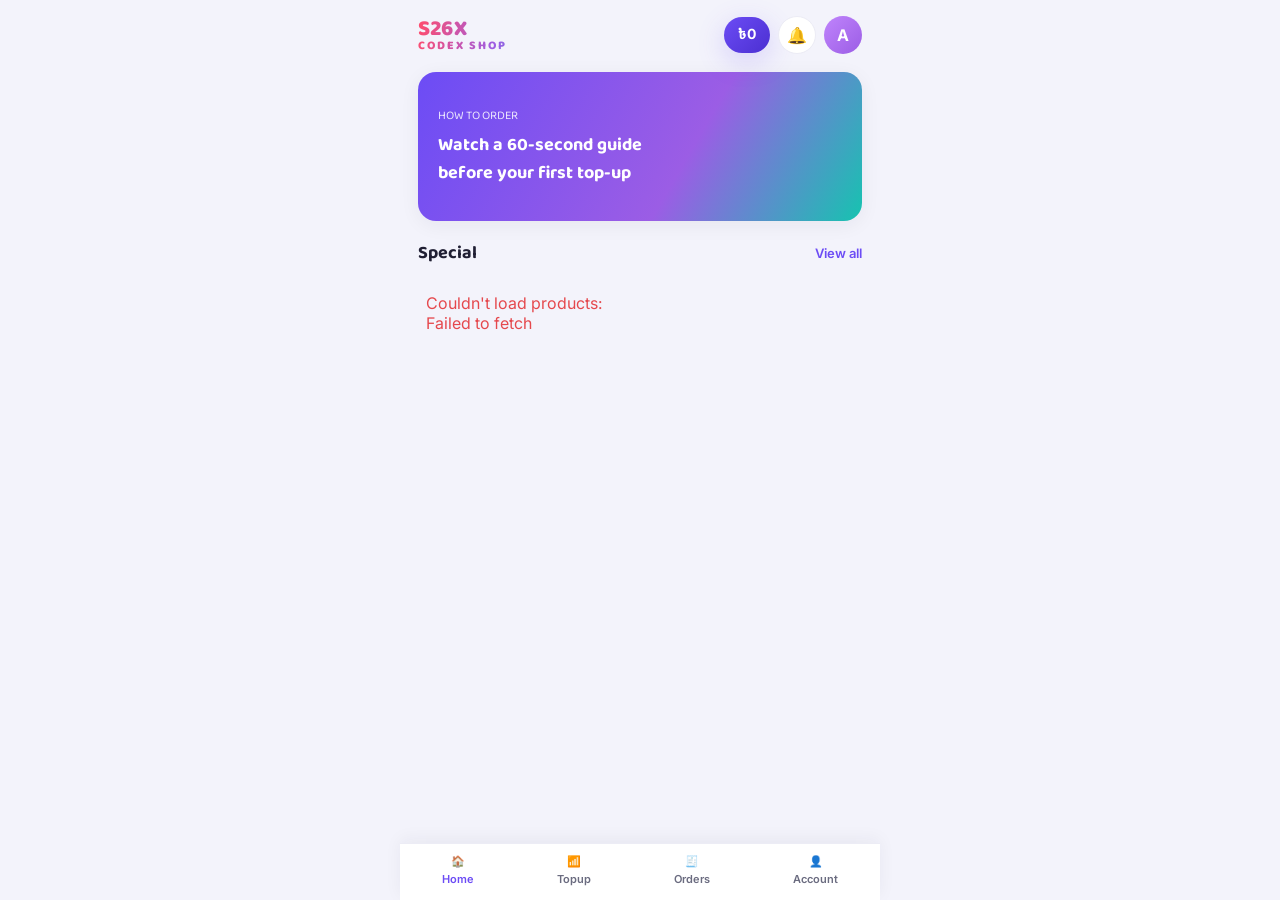
<file: frontend/index.html>
<!DOCTYPE html>
<html lang="en">
<head>
<meta charset="UTF-8" />
<meta name="viewport" content="width=device-width, initial-scale=1.0" />
<title>S26X CODEX SHOP</title>
<link rel="stylesheet" href="css/style.css" />
<script src="https://telegram.org/js/telegram-web-app.js"></script>
</head>
<body>
<div class="app-shell">

  <header class="app-header">
    <div class="brand">S26X<br /><small>CODEX SHOP</small></div>
    <div class="header-actions">
      <a href="wallet.html" class="wallet-pill" id="walletPill">৳0</a>
      <a href="#" class="icon-btn" title="Notifications">🔔</a>
      <a href="account.html" class="avatar" id="avatarInitial">A</a>
    </div>
  </header>

  <div class="hero-banner">
    <div style="background:linear-gradient(120deg, var(--primary), #9B5DE5 60%, var(--accent-teal));
                padding:34px 20px; color:#fff; font-family:var(--font-display);">
      <div style="font-size:12px; opacity:.85; margin-bottom:6px;">HOW TO ORDER</div>
      <div style="font-size:18px; font-weight:700; max-width:220px;">
        Watch a 60-second guide before your first top-up
      </div>
    </div>
  </div>

  <div class="section-title">
    <h2>Special</h2>
    <a href="topup.html">View all</a>
  </div>
  <div class="product-grid" id="productGrid">
    <!-- product cards render here -->
  </div>

  <nav class="bottom-nav">
    <a href="index.html" class="active">🏠<span>Home</span></a>
    <a href="topup.html">📶<span>Topup</span></a>
    <a href="orders.html">🧾<span>Orders</span></a>
    <a href="account.html">👤<span>Account</span></a>
  </nav>
</div>

<script>window.S26X_API_BASE_URL = "";</script>
<script src="js/api.js"></script>
<script>
  (function init() {
    if (window.Telegram?.WebApp) window.Telegram.WebApp.ready();
    document.getElementById("avatarInitial").textContent =
      (localStorage.getItem("ac_display_name") || "A")[0].toUpperCase();
  })();

  async function loadHomeProducts() {
    const grid = document.getElementById("productGrid");
    try {
      const products = await Api.listProducts();
      const balance = await Api.getBalance((await getCurrentUserId()));
      document.getElementById("walletPill").textContent = bdt(balance.wallet_balance);

      if (!products.length) {
        grid.innerHTML = `<p style="color:var(--text-muted); padding:0 8px;">No products yet - add some from the admin panel.</p>`;
        return;
      }
      grid.innerHTML = products.map(p => `
        <a class="product-card" href="topup.html?product=${p.id}">
          <div style="aspect-ratio:1/1; background:linear-gradient(135deg,var(--primary-light),#fff);
                      display:flex; align-items:center; justify-content:center; font-size:34px;">🎮</div>
          <div class="label">${p.name}</div>
        </a>
      `).join("");
    } catch (err) {
      grid.innerHTML = `<p style="color:var(--danger); padding:0 8px;">Couldn't load products: ${err.message}</p>`;
    }
  }
  loadHomeProducts();
</script>
</body>
</html>
</file>
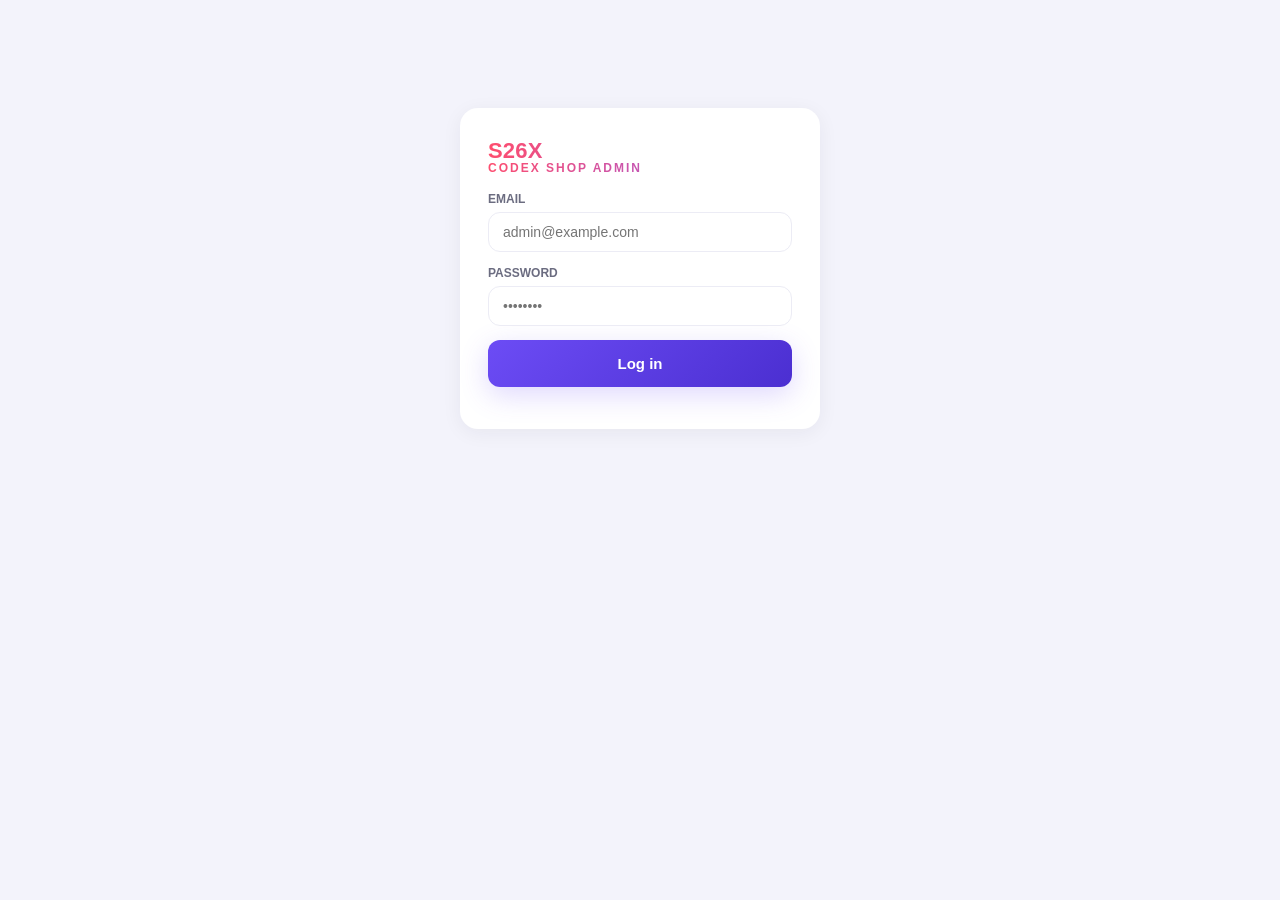
<file: frontend/admin/index.html>
<!DOCTYPE html>
<html lang="en">
<head>
<meta charset="UTF-8" />
<meta name="viewport" content="width=device-width, initial-scale=1.0" />
<title>Admin · S26X CODEX SHOP</title>
<link rel="stylesheet" href="css/admin.css" />
</head>
<body>
<div class="admin-shell">
  <div class="admin-header">
    <div class="brand">S26X<br /><small>CODEX SHOP ADMIN</small></div>
    <button class="logout-btn" id="logoutBtn">Log out</button>
  </div>

  <div class="admin-tabs">
    <div class="admin-tab active" data-tab="products">Products</div>
    <div class="admin-tab" data-tab="settings">Payment & Settings</div>
    <div class="admin-tab" data-tab="orders">Orders</div>
  </div>

  <!-- PRODUCTS -->
  <div class="admin-panel active" id="panel-products">
    <div class="admin-card">
      <h3 style="margin-top:0;">Add / edit product</h3>
      <div class="admin-grid">
        <div class="form-row"><label>Name</label><input id="p_name" placeholder="FREE FIRE LIKES" /></div>
        <div class="form-row"><label>Subtitle</label><input id="p_subtitle" placeholder="UID TOPUP" /></div>
        <div class="form-row"><label>Category</label><input id="p_category" placeholder="likes" /></div>
        <div class="form-row"><label>Requires player UID?</label>
          <select id="p_requires_uid"><option value="true">Yes</option><option value="false">No</option></select>
        </div>
      </div>
      <div id="packageRows"></div>
      <button class="btn-sm approve" onclick="addPackageRow()">+ Add package</button>
      <div style="margin-top:16px; display:flex; gap:10px;">
        <button class="btn-primary" style="width:auto; margin:0;" onclick="saveProduct()">Save product</button>
        <button class="btn-sm reject" onclick="resetProductForm()">Clear form</button>
      </div>
    </div>

    <div class="admin-card">
      <h3 style="margin-top:0;">Existing products</h3>
      <table class="admin-table" id="productsTable">
        <thead><tr><th>Name</th><th>Category</th><th>Packages</th><th>Active</th><th></th></tr></thead>
        <tbody></tbody>
      </table>
    </div>
  </div>

  <!-- SETTINGS -->
  <div class="admin-panel" id="panel-settings">
    <div class="admin-card">
      <h3 style="margin-top:0;">Payment methods</h3>
      <div class="toggle-row"><span>Binance Pay</span>
        <label class="switch"><input type="checkbox" id="pm_binance" /><span class="slider"></span></label></div>
      <div class="toggle-row"><span>bKash</span>
        <label class="switch"><input type="checkbox" id="pm_bkash" /><span class="slider"></span></label></div>
      <div class="toggle-row"><span>Nagad</span>
        <label class="switch"><input type="checkbox" id="pm_nagad" /><span class="slider"></span></label></div>
    </div>

    <div class="admin-card">
      <h3 style="margin-top:0;">Wallet & deposits</h3>
      <div class="admin-grid">
        <div class="form-row"><label>Binance Pay ID</label><input id="s_binance_pay_id" /></div>
        <div class="form-row"><label>Minimum deposit (USDT)</label><input id="s_min_deposit" type="number" step="0.01" /></div>
      </div>
    </div>

    <div class="admin-card">
      <h3 style="margin-top:0;">Nickname lookup API</h3>
      <p style="color:var(--text-muted); font-size:13px; margin-top:0;">
        Third-party endpoint, not something this project builds - swap or disable it any time.
      </p>
      <div class="admin-grid">
        <div class="form-row"><label>API base URL</label><input id="s_nickname_url" /></div>
      </div>
      <div class="toggle-row"><span>Enabled</span>
        <label class="switch"><input type="checkbox" id="s_nickname_enabled" /><span class="slider"></span></label></div>
    </div>

    <button class="btn-primary" style="width:auto;" onclick="saveSettings()">Save settings</button>
    <div id="settingsResult" style="font-weight:600; margin-top:8px;"></div>
  </div>

  <!-- ORDERS -->
  <div class="admin-panel" id="panel-orders">
    <div class="admin-card">
      <h3 style="margin-top:0;">All orders</h3>
      <table class="admin-table" id="ordersTable">
        <thead><tr><th>Product</th><th>UID</th><th>Price</th><th>Status</th><th></th></tr></thead>
        <tbody></tbody>
      </table>
    </div>
  </div>
</div>

<script>window.S26X_API_BASE_URL = "";</script>
<script src="../js/api.js"></script>
<script src="js/admin.js"></script>
</body>
</html>
</file>
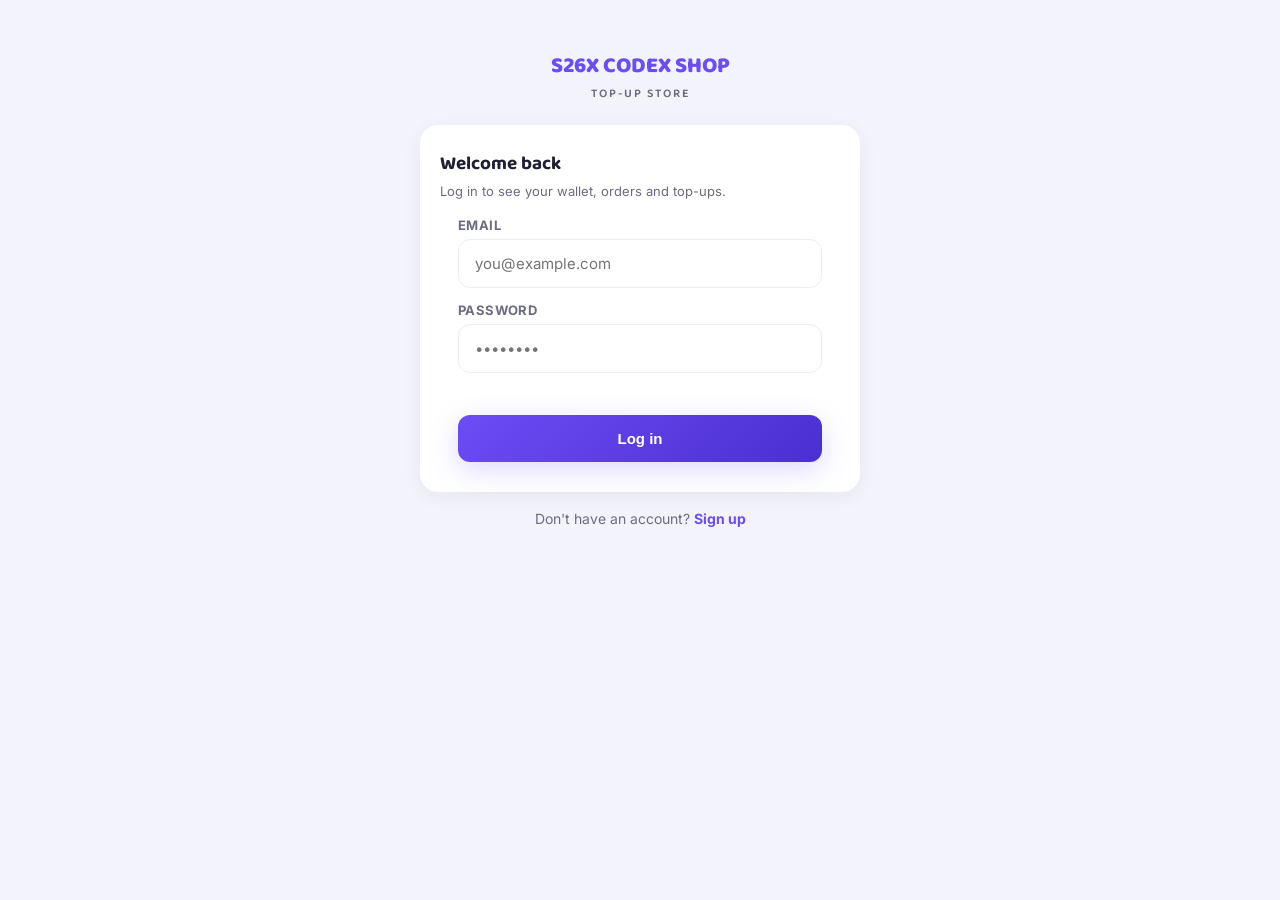
<file: frontend/login.html>
<!DOCTYPE html>
<html lang="en">
<head>
<meta charset="UTF-8" />
<meta name="viewport" content="width=device-width, initial-scale=1.0" />
<title>Log in · S26X CODEX SHOP</title>
<link rel="stylesheet" href="css/style.css" />
<style>
  .auth-shell { padding: 48px 20px 24px; }
  .auth-brand { font-family: var(--font-display); font-weight:800; font-size:22px; color:var(--primary); text-align:center; margin-bottom:6px; }
  .auth-brand small { display:block; font-size:12px; font-weight:600; letter-spacing:2px; color:var(--text-muted); }
  .auth-card { background:var(--surface); border-radius:var(--radius-lg); box-shadow:var(--shadow-card); padding:24px 20px; margin-top:22px; }
  .auth-title { font-family:var(--font-display); font-size:19px; font-weight:700; margin:0 0 4px; }
  .auth-subtitle { color:var(--text-muted); font-size:13px; margin:0 0 18px; }
  .auth-error { color:var(--danger); font-weight:600; font-size:13px; min-height:18px; margin-top:4px; }
  .auth-switch { text-align:center; font-size:14px; color:var(--text-muted); margin-top:18px; }
  .auth-switch a { color:var(--primary); font-weight:700; text-decoration:none; }
</style>
</head>
<body>
<div class="app-shell auth-shell">

  <div class="auth-brand">S26X CODEX SHOP<small>TOP-UP STORE</small></div>

  <div class="auth-card">
    <h1 class="auth-title">Welcome back</h1>
    <p class="auth-subtitle">Log in to see your wallet, orders and top-ups.</p>

    <div class="field-label">Email</div>
    <input class="text-input" id="email" type="email" placeholder="you@example.com" autocomplete="email" />

    <div class="field-label">Password</div>
    <input class="text-input" id="password" type="password" placeholder="••••••••" autocomplete="current-password" />

    <div class="auth-error" id="formError"></div>

    <button class="btn-primary" id="loginBtn">Log in</button>
  </div>

  <div class="auth-switch">Don't have an account? <a href="signup.html">Sign up</a></div>
</div>

<script>window.S26X_API_BASE_URL = "";</script>
<script src="js/api.js"></script>
<script>
  const redirect = qs("redirect") || "index.html";
  const errorEl = document.getElementById("formError");
  const btn = document.getElementById("loginBtn");

  async function doLogin() {
    const email = document.getElementById("email").value.trim();
    const password = document.getElementById("password").value;
    errorEl.textContent = "";

    if (!email || !password) {
      errorEl.textContent = "Enter your email and password.";
      return;
    }

    btn.disabled = true;
    btn.textContent = "Logging in…";
    try {
      await Api.login(email, password);
      window.location.href = redirect;
    } catch (err) {
      errorEl.textContent = err.message || "Could not log in. Try again.";
      btn.disabled = false;
      btn.textContent = "Log in";
    }
  }

  btn.addEventListener("click", doLogin);
  document.getElementById("password").addEventListener("keydown", (e) => {
    if (e.key === "Enter") doLogin();
  });
</script>
</body>
</html>
</file>
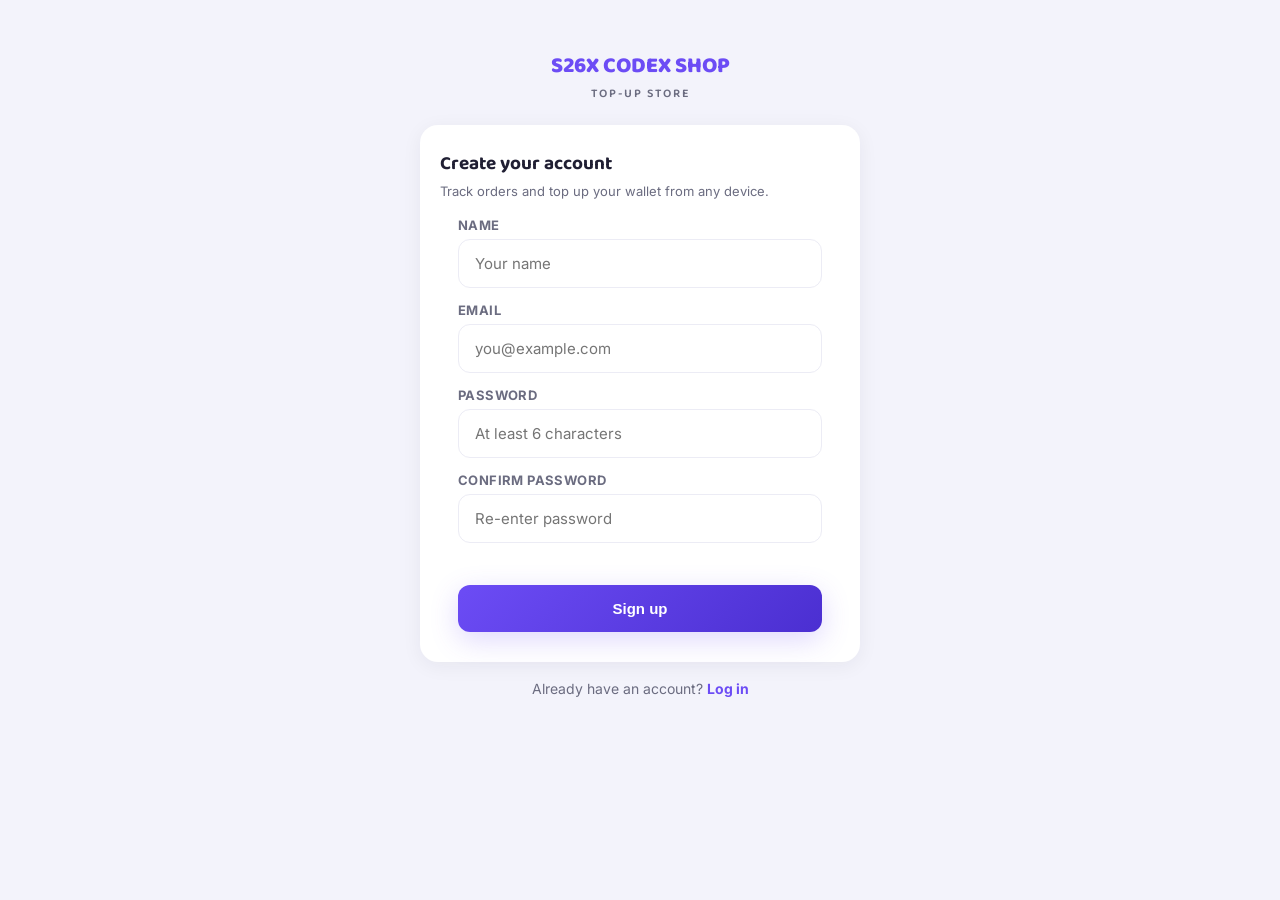
<file: frontend/signup.html>
<!DOCTYPE html>
<html lang="en">
<head>
<meta charset="UTF-8" />
<meta name="viewport" content="width=device-width, initial-scale=1.0" />
<title>Sign up · S26X CODEX SHOP</title>
<link rel="stylesheet" href="css/style.css" />
<style>
  .auth-shell { padding: 48px 20px 24px; }
  .auth-brand { font-family: var(--font-display); font-weight:800; font-size:22px; color:var(--primary); text-align:center; margin-bottom:6px; }
  .auth-brand small { display:block; font-size:12px; font-weight:600; letter-spacing:2px; color:var(--text-muted); }
  .auth-card { background:var(--surface); border-radius:var(--radius-lg); box-shadow:var(--shadow-card); padding:24px 20px; margin-top:22px; }
  .auth-title { font-family:var(--font-display); font-size:19px; font-weight:700; margin:0 0 4px; }
  .auth-subtitle { color:var(--text-muted); font-size:13px; margin:0 0 18px; }
  .auth-error { color:var(--danger); font-weight:600; font-size:13px; min-height:18px; margin-top:4px; }
  .auth-switch { text-align:center; font-size:14px; color:var(--text-muted); margin-top:18px; }
  .auth-switch a { color:var(--primary); font-weight:700; text-decoration:none; }
</style>
</head>
<body>
<div class="app-shell auth-shell">

  <div class="auth-brand">S26X CODEX SHOP<small>TOP-UP STORE</small></div>

  <div class="auth-card">
    <h1 class="auth-title">Create your account</h1>
    <p class="auth-subtitle">Track orders and top up your wallet from any device.</p>

    <div class="field-label">Name</div>
    <input class="text-input" id="name" type="text" placeholder="Your name" autocomplete="name" />

    <div class="field-label">Email</div>
    <input class="text-input" id="email" type="email" placeholder="you@example.com" autocomplete="email" />

    <div class="field-label">Password</div>
    <input class="text-input" id="password" type="password" placeholder="At least 6 characters" autocomplete="new-password" />

    <div class="field-label">Confirm password</div>
    <input class="text-input" id="confirmPassword" type="password" placeholder="Re-enter password" autocomplete="new-password" />

    <div class="auth-error" id="formError"></div>

    <button class="btn-primary" id="signupBtn">Sign up</button>
  </div>

  <div class="auth-switch">Already have an account? <a href="login.html">Log in</a></div>
</div>

<script>window.S26X_API_BASE_URL = "";</script>
<script src="js/api.js"></script>
<script>
  const redirect = qs("redirect") || "index.html";
  const errorEl = document.getElementById("formError");
  const btn = document.getElementById("signupBtn");

  async function doSignup() {
    const name = document.getElementById("name").value.trim();
    const email = document.getElementById("email").value.trim();
    const password = document.getElementById("password").value;
    const confirmPassword = document.getElementById("confirmPassword").value;
    errorEl.textContent = "";

    if (!name || !email || !password) {
      errorEl.textContent = "Fill in all fields.";
      return;
    }
    if (password.length < 6) {
      errorEl.textContent = "Password must be at least 6 characters.";
      return;
    }
    if (password !== confirmPassword) {
      errorEl.textContent = "Passwords don't match.";
      return;
    }

    btn.disabled = true;
    btn.textContent = "Creating account…";
    try {
      await Api.signup(name, email, password);
      window.location.href = redirect;
    } catch (err) {
      errorEl.textContent = err.message || "Could not create the account. Try again.";
      btn.disabled = false;
      btn.textContent = "Sign up";
    }
  }

  btn.addEventListener("click", doSignup);
  document.getElementById("confirmPassword").addEventListener("keydown", (e) => {
    if (e.key === "Enter") doSignup();
  });
</script>
</body>
</html>
</file>
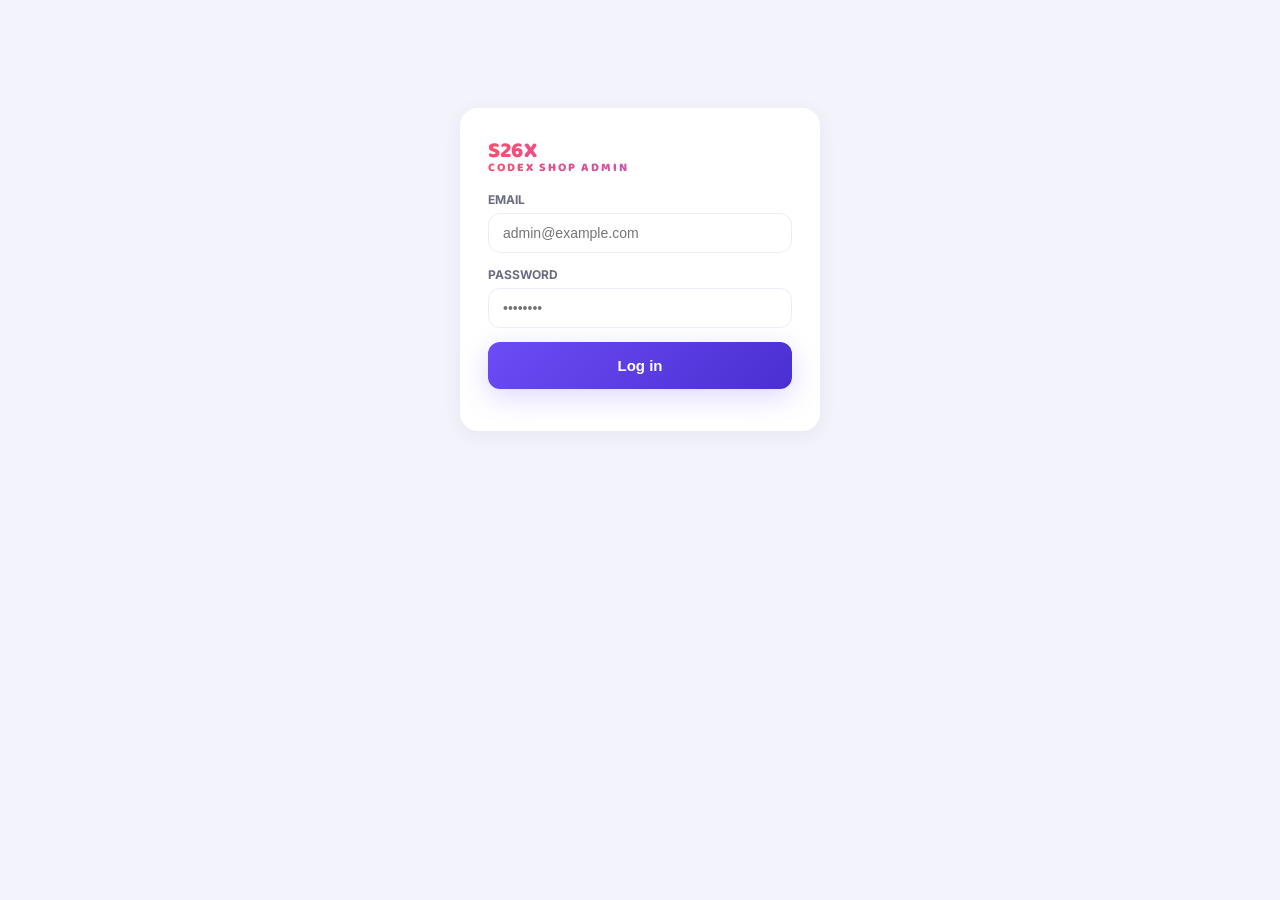
<file: frontend/admin/login.html>
<!DOCTYPE html>
<html lang="en">
<head>
<meta charset="UTF-8" />
<meta name="viewport" content="width=device-width, initial-scale=1.0" />
<title>Admin Login · S26X CODEX SHOP</title>
<link rel="stylesheet" href="css/admin.css" />
</head>
<body>
  <div class="login-card">
    <div class="brand" style="margin-bottom:18px;">S26X<br /><small>CODEX SHOP ADMIN</small></div>
    <div class="form-row">
      <label>Email</label>
      <input id="email" type="email" placeholder="admin@example.com" />
    </div>
    <div class="form-row">
      <label>Password</label>
      <input id="password" type="password" placeholder="••••••••" />
    </div>
    <button class="btn-primary" style="width:100%; margin:0;" id="loginBtn">Log in</button>
    <div id="loginError" style="color:var(--danger); font-weight:600; margin-top:10px;"></div>
  </div>

<script>window.S26X_API_BASE_URL = "";</script>
<script src="../js/api.js"></script>
<script>
  document.getElementById("loginBtn").addEventListener("click", async () => {
    const email = document.getElementById("email").value.trim();
    const password = document.getElementById("password").value;
    try {
      await apiFetch("/api/admin/login", { method: "POST", body: JSON.stringify({ email, password }) });
      window.location.href = "index.html";
    } catch (err) {
      document.getElementById("loginError").textContent = err.message;
    }
  });
</script>
</body>
</html>
</file>
<file: frontend/css/style.css>
@import url('https://fonts.googleapis.com/css2?family=Baloo+2:wght@500;600;700;800&family=Inter:wght@400;500;600;700&family=Noto+Sans+Bengali:wght@400;500;600&display=swap');

:root {
  /* Color */
  --bg: #F3F3FB;
  --surface: #FFFFFF;
  --primary: #6C4CF5;
  --primary-dark: #4B2FD1;
  --primary-light: #EEE9FF;
  --accent-pink: #FF4D6D;
  --accent-teal: #16C3B0;
  --accent-orange: #FF7A45;
  --danger: #E5484D;
  --success: #22C56E;
  --text: #201F33;
  --text-muted: #6B6C80;
  --border: #ECECF5;

  /* Type */
  --font-display: 'Baloo 2', 'Noto Sans Bengali', sans-serif;
  --font-body: 'Inter', 'Noto Sans Bengali', sans-serif;

  /* Layout */
  --radius-lg: 18px;
  --radius-md: 12px;
  --radius-pill: 999px;
  --shadow-card: 0 4px 20px rgba(32, 31, 51, 0.06);
  --shadow-pop: 0 8px 28px rgba(108, 76, 245, 0.22);
  --max-width: 480px;
}

* { box-sizing: border-box; }

body {
  margin: 0;
  font-family: var(--font-body);
  background: var(--bg);
  color: var(--text);
  -webkit-font-smoothing: antialiased;
}

.app-shell {
  max-width: var(--max-width);
  margin: 0 auto;
  min-height: 100vh;
  background: var(--bg);
  padding-bottom: 84px;
  position: relative;
}

/* ---------- Header ---------- */
.app-header {
  display: flex;
  align-items: center;
  justify-content: space-between;
  padding: 16px 18px 12px;
  gap: 10px;
}

.brand {
  font-family: var(--font-display);
  font-weight: 800;
  font-size: 22px;
  line-height: 1;
  letter-spacing: 0.2px;
  background: linear-gradient(100deg, var(--accent-pink) 0%, #9B5DE5 45%, var(--accent-teal) 100%);
  -webkit-background-clip: text;
  background-clip: text;
  color: transparent;
  background-size: 200% auto;
  animation: shimmer 6s ease-in-out infinite;
}

@media (prefers-reduced-motion: reduce) {
  .brand { animation: none; }
}

@keyframes shimmer {
  0%, 100% { background-position: 0% center; }
  50% { background-position: 100% center; }
}

.brand small { display: block; font-size: 12px; letter-spacing: 2px; }

.header-actions { display: flex; align-items: center; gap: 8px; }

.wallet-pill {
  display: flex; align-items: center; gap: 6px;
  background: linear-gradient(135deg, var(--primary), var(--primary-dark));
  color: #fff; font-weight: 700; font-size: 14px;
  padding: 8px 14px; border-radius: var(--radius-pill);
  box-shadow: var(--shadow-pop);
  text-decoration: none;
}

.icon-btn {
  width: 38px; height: 38px; border-radius: 50%;
  background: var(--surface); border: 1px solid var(--border);
  display: flex; align-items: center; justify-content: center;
  color: var(--text); text-decoration: none;
}

.avatar {
  width: 38px; height: 38px; border-radius: 50%;
  background: linear-gradient(135deg, #C084FC, #9B5DE5);
  color: #fff; font-weight: 700; display: flex; align-items: center; justify-content: center;
  text-decoration: none;
}

/* ---------- Banner ---------- */
.hero-banner {
  margin: 6px 18px 18px; border-radius: var(--radius-lg); overflow: hidden;
  box-shadow: var(--shadow-card);
}
.hero-banner img { width: 100%; display: block; }

/* ---------- Section heading ---------- */
.section-title {
  display: flex; align-items: center; justify-content: space-between;
  padding: 0 18px 10px;
}
.section-title h2 {
  font-family: var(--font-display); font-size: 18px; margin: 0; color: var(--text);
}
.section-title a { font-size: 13px; color: var(--primary); text-decoration: none; font-weight: 600; }

/* ---------- Product grid (home) ---------- */
.product-grid {
  display: grid; grid-template-columns: repeat(2, 1fr); gap: 12px;
  padding: 0 18px 18px;
}
.product-card {
  background: var(--surface); border-radius: var(--radius-lg);
  box-shadow: var(--shadow-card); overflow: hidden; text-decoration: none; color: var(--text);
  display: block;
}
.product-card img { width: 100%; aspect-ratio: 1 / 1; object-fit: cover; display: block; }
.product-card .label {
  padding: 10px 12px 14px; font-weight: 700; font-size: 13px; text-align: center;
}

/* ---------- Package list (topup page) ---------- */
.package-header {
  display: flex; align-items: center; gap: 12px; padding: 4px 18px 16px;
}
.package-header img { width: 56px; height: 56px; border-radius: 12px; object-fit: cover; }
.package-header h1 { font-family: var(--font-display); font-size: 17px; margin: 0 0 4px; }
.tag-pill {
  display: inline-block; background: var(--primary-light); color: var(--primary-dark);
  font-size: 11px; font-weight: 700; padding: 3px 10px; border-radius: var(--radius-pill);
}

.package-grid {
  display: grid; grid-template-columns: 1fr 1fr; gap: 12px; padding: 0 18px 18px;
}
.package-card {
  position: relative; background: var(--surface); border-radius: var(--radius-md);
  border-left: 4px solid var(--primary); box-shadow: var(--shadow-card);
  padding: 16px 14px; cursor: pointer; text-align: left;
}
.package-card.alt { border-left-color: var(--accent-orange); }
.package-card .desc { font-size: 13px; color: var(--text-muted); font-weight: 600; margin-bottom: 6px; }
.package-card .price { font-family: var(--font-display); font-size: 20px; color: var(--primary-dark); }
.package-card .dot {
  position: absolute; top: 12px; right: 12px; width: 8px; height: 8px;
  border-radius: 50%; background: var(--success);
}
.package-card.selected { outline: 2px solid var(--primary); }
.package-card.out-of-stock { opacity: 0.55; pointer-events: none; }
.stock-badge {
  position: absolute; top: 10px; right: 10px; background: var(--danger); color: #fff;
  font-size: 10px; font-weight: 700; padding: 3px 8px; border-radius: var(--radius-pill);
}

/* ---------- Forms ---------- */
.field-label {
  font-size: 13px; font-weight: 700; color: var(--text-muted); text-transform: uppercase;
  letter-spacing: 0.4px; padding: 0 18px; margin-bottom: 6px; display: block;
}
.text-input {
  width: calc(100% - 36px); margin: 0 18px 14px; padding: 14px 16px;
  border-radius: var(--radius-md); border: 1px solid var(--border); background: var(--surface);
  font-size: 15px; font-family: var(--font-body);
}
.btn-primary {
  display: block; width: calc(100% - 36px); margin: 6px 18px;
  background: linear-gradient(135deg, var(--primary), var(--primary-dark));
  color: #fff; font-weight: 700; font-size: 15px; text-align: center;
  padding: 15px; border: none; border-radius: var(--radius-md); cursor: pointer;
  box-shadow: var(--shadow-pop);
}
.btn-primary:disabled { opacity: 0.5; cursor: not-allowed; box-shadow: none; }
.btn-secondary {
  display: inline-flex; align-items: center; justify-content: center; gap: 8px;
  background: #fff2ec; color: var(--accent-orange); font-weight: 700; font-size: 14px;
  padding: 13px; border: none; border-radius: var(--radius-md); width: calc(100% - 36px);
  margin: 0 18px 14px; cursor: pointer;
}

/* ---------- Payment tabs ---------- */
.pay-tabs { display: flex; gap: 12px; padding: 0 18px 14px; }
.pay-tab {
  flex: 1; text-align: center; padding: 14px 8px; border-radius: var(--radius-md);
  border: 1px solid var(--border); background: var(--surface); font-weight: 700; font-size: 13px;
  cursor: pointer;
}
.pay-tab.active { border-color: var(--primary); background: var(--primary-light); color: var(--primary-dark); }

.summary-box {
  margin: 4px 18px 16px; padding: 18px; border-radius: var(--radius-lg);
  background: linear-gradient(135deg, var(--primary), var(--primary-dark)); color: #fff;
}
.summary-row { display: flex; justify-content: space-between; font-size: 14px; padding: 5px 0; opacity: 0.9; }
.summary-total { display: flex; justify-content: space-between; align-items: baseline; margin-top: 8px; }
.summary-total .amount { font-family: var(--font-display); font-size: 26px; font-weight: 800; }

/* ---------- Account grid ---------- */
.tile-grid {
  display: grid; grid-template-columns: 1fr 1fr; gap: 12px; padding: 6px 18px 18px;
}
.tile {
  background: var(--surface); border-radius: var(--radius-lg); box-shadow: var(--shadow-card);
  padding: 20px 14px; text-align: center; text-decoration: none; color: var(--text);
}
.tile.active-tile { outline: 2px solid var(--primary); }
.tile .tile-icon {
  width: 42px; height: 42px; border-radius: 12px; margin: 0 auto 10px;
  display: flex; align-items: center; justify-content: center; font-size: 20px;
}
.tile .tile-label { font-weight: 700; font-size: 13px; }
.tile .tile-value { font-family: var(--font-display); font-size: 20px; margin-bottom: 2px; }

/* ---------- Empty state ---------- */
.empty-state {
  margin: 18px; padding: 48px 20px; text-align: center; background: var(--surface);
  border-radius: var(--radius-lg); box-shadow: var(--shadow-card);
}
.empty-state .icon { font-size: 40px; margin-bottom: 14px; }
.empty-state h3 { font-family: var(--font-display); color: var(--primary-dark); margin: 0 0 12px; }
.empty-state a { color: var(--primary-dark); font-weight: 700; text-decoration: none; }

/* ---------- Bottom nav ---------- */
.bottom-nav {
  position: fixed; bottom: 0; left: 50%; transform: translateX(-50%);
  width: 100%; max-width: var(--max-width); background: var(--surface);
  border-top: 1px solid var(--border); display: flex; justify-content: space-around;
  padding: 10px 0 14px; box-shadow: 0 -4px 16px rgba(32,31,51,0.05);
}
.bottom-nav a {
  display: flex; flex-direction: column; align-items: center; gap: 4px;
  color: var(--text-muted); text-decoration: none; font-size: 11px; font-weight: 600;
}
.bottom-nav a.active { color: var(--primary); }

/* ---------- Misc ---------- */
.helper-bubble {
  position: fixed; bottom: 96px; right: 18px; display: flex; align-items: center; gap: 8px;
}
.helper-bubble .msg {
  background: #fff; border-radius: var(--radius-pill); padding: 8px 14px; font-size: 12px;
  font-family: var(--font-body); box-shadow: var(--shadow-card); font-family: 'Noto Sans Bengali', var(--font-body);
}
.helper-bubble .fab {
  width: 48px; height: 48px; border-radius: 50%; background: #2563EB; color: #fff;
  display: flex; align-items: center; justify-content: center; font-size: 20px; box-shadow: var(--shadow-card);
}

.status-tag { font-size: 11px; font-weight: 700; padding: 3px 9px; border-radius: var(--radius-pill); }
.status-tag.pending { background: #FFF4E5; color: #B45309; }
.status-tag.fulfilled { background: #E7F9EE; color: #16794D; }
.status-tag.rejected { background: #FDEAEA; color: #B91C1C; }

a:focus-visible, button:focus-visible, .package-card:focus-visible {
  outline: 2px solid var(--primary-dark); outline-offset: 2px;
}
</file>
<file: frontend/admin/css/admin.css>
@import url('../../css/style.css');

body { background: var(--bg); }

.admin-shell { max-width: 960px; margin: 0 auto; padding: 24px 20px 60px; }

.admin-header {
  display: flex; align-items: center; justify-content: space-between; margin-bottom: 24px;
}
.admin-header .brand { font-size: 24px; }
.logout-btn {
  background: none; border: 1px solid var(--border); border-radius: var(--radius-pill);
  padding: 8px 16px; font-weight: 600; cursor: pointer; color: var(--text-muted);
}

.admin-tabs { display: flex; gap: 8px; margin-bottom: 20px; border-bottom: 1px solid var(--border); }
.admin-tab {
  padding: 10px 18px; font-weight: 700; font-size: 14px; color: var(--text-muted);
  cursor: pointer; border-bottom: 2px solid transparent;
}
.admin-tab.active { color: var(--primary-dark); border-bottom-color: var(--primary); }

.admin-panel { display: none; }
.admin-panel.active { display: block; }

.admin-card {
  background: var(--surface); border-radius: var(--radius-lg); box-shadow: var(--shadow-card);
  padding: 20px; margin-bottom: 16px;
}

.admin-grid { display: grid; grid-template-columns: repeat(auto-fill, minmax(220px, 1fr)); gap: 14px; }

.form-row { display: flex; flex-direction: column; gap: 6px; margin-bottom: 14px; }
.form-row label { font-size: 12px; font-weight: 700; color: var(--text-muted); text-transform: uppercase; }
.form-row input, .form-row select {
  padding: 11px 14px; border-radius: var(--radius-md); border: 1px solid var(--border); font-size: 14px;
}

.toggle-row { display: flex; align-items: center; justify-content: space-between; padding: 10px 0; border-bottom: 1px solid var(--border); }
.toggle-row:last-child { border-bottom: none; }

.switch { position: relative; width: 44px; height: 24px; }
.switch input { opacity: 0; width: 0; height: 0; }
.switch .slider {
  position: absolute; inset: 0; background: #E1E1EA; border-radius: 999px; cursor: pointer; transition: .2s;
}
.switch .slider::before {
  content: ""; position: absolute; width: 18px; height: 18px; left: 3px; top: 3px;
  background: #fff; border-radius: 50%; transition: .2s;
}
.switch input:checked + .slider { background: var(--primary); }
.switch input:checked + .slider::before { transform: translateX(20px); }

table.admin-table { width: 100%; border-collapse: collapse; font-size: 14px; }
table.admin-table th, table.admin-table td { text-align: left; padding: 10px 8px; border-bottom: 1px solid var(--border); }
table.admin-table th { color: var(--text-muted); font-size: 12px; text-transform: uppercase; }

.btn-sm {
  padding: 6px 12px; border-radius: var(--radius-md); border: none; font-weight: 700; font-size: 12px; cursor: pointer;
}
.btn-sm.approve { background: #E7F9EE; color: #16794D; }
.btn-sm.reject { background: #FDEAEA; color: #B91C1C; }

.login-card {
  max-width: 360px; margin: 12vh auto; background: var(--surface); border-radius: var(--radius-lg);
  box-shadow: var(--shadow-card); padding: 32px 28px;
}
</file>
